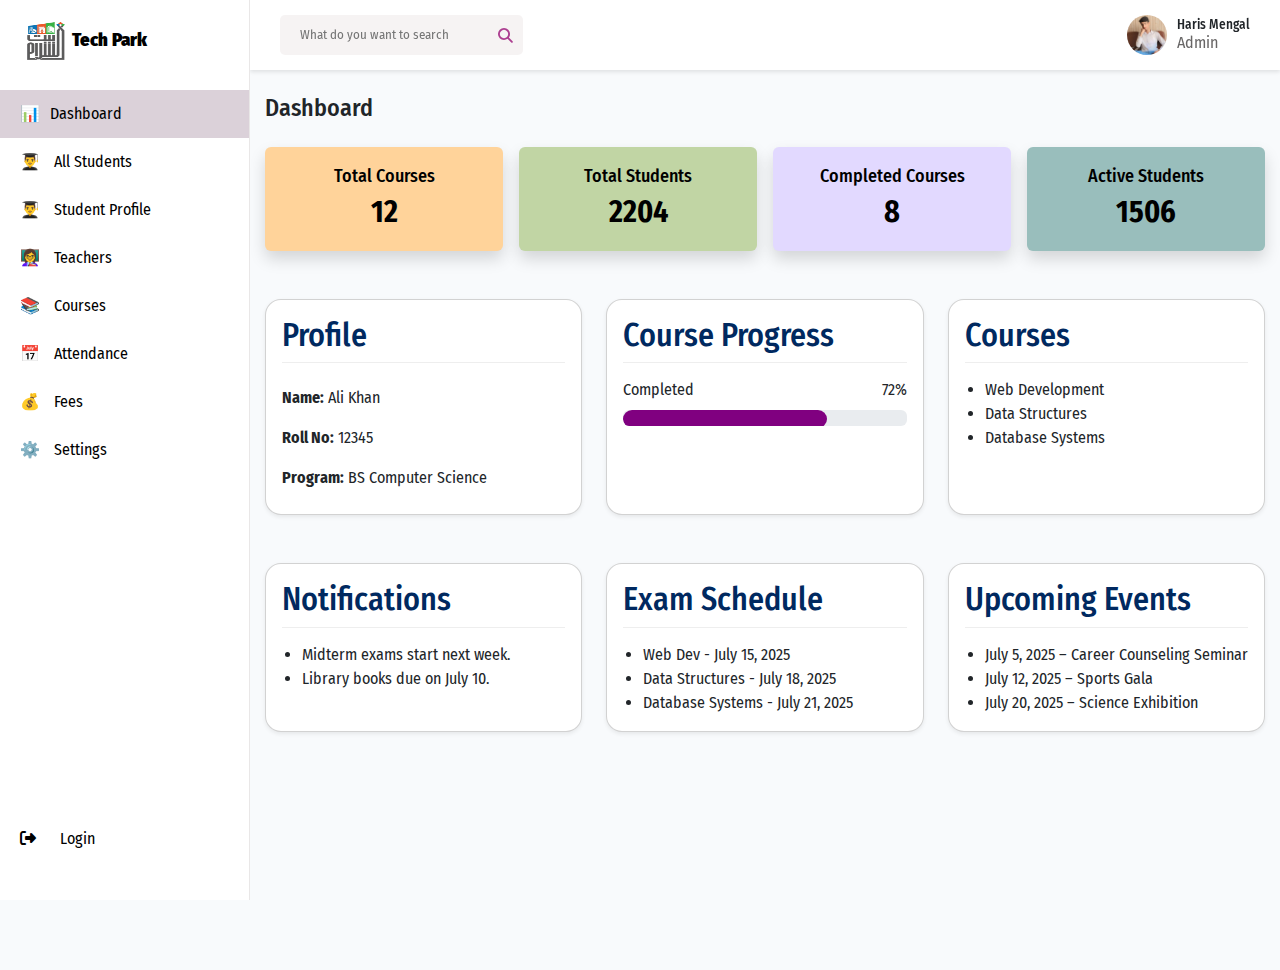
<file: baittusalam-project/index.html>
<!DOCTYPE html>
<html lang="en">
<head>
    <meta charset="UTF-8">
    <meta name="viewport" content="width=device-width, initial-scale=1.0">
    <meta name="description" content="Student management system dashboard">
    <link rel="stylesheet" href="css/bootstrap.min.css" />
    <link rel="stylesheet" href=" https://cdnjs.cloudflare.com/ajax/libs/font-awesome/6.7.2/css/all.min.css">
    <link rel="stylesheet" href="./styles/dashboard.css">
    <title>Student Management System | Dashboard</title>

</head>
<body>
    <!-- Sidebar -->
    <aside class="sidebar" id="sidebar">
        <div class="logo">
          <div class="img"> <img src="./assets/baitussalam_logo.png" alt="logo">
        </div>
        <div class="app_name">
            <h3>Tech Park</h3>
        </div>
        </div>
        <ul class="nav-menu">
            <li class="nav-item active">
                <i>📊</i> <span>Dashboard</span>
            </li>
            <li class="nav-item">
               <a href="./pages/allstudents.html"> <i>👨‍🎓</i> <span>All Students</span></a>
            </li>
            <li class="nav-item">
               <a href="./pages/studentprofile.html"> <i>👨‍🎓</i> <span>Student Profile</span></a>
            </li>
           <li class="nav-item">
              <a href="./pages/Sorry.html">   <i>👩‍🏫</i> <span>Teachers</span> </a>
            </li>
            <li class="nav-item">
               <a href="./pages/Sorry.html">  <i>📚</i> <span>Courses</span></a>
            </li>
            <li class="nav-item">
               <a href="./pages/Sorry.html"> <i>📅</i> <span>Attendance</span> </a>
            </li>
            <li class="nav-item">
              <a href="./pages/Sorry.html">  <i>💰</i> <span>Fees</span></a>
            </li>
            <li class="nav-item">
               <a href="./pages/Sorry.html"> <i>⚙️</i> <span>Settings</span></a>
            </li>
             <li class="nav-item " style="position: absolute; bottom: 10px; width: 100%;">
                  <a href="./pages/login.html"><i><i class="fa-solid fa-right-from-bracket"></i></i> <span>Login</span></a>
            </li>
        </ul>
    </aside>

    <!-- Main Content -->
    <div class="main-content">
        <!-- Header -->
        <header class="Dashboard_header">
            <button class="menu-toggle" id="menuToggle">☰</button>
          <div class="search_input">
             <input type="text" placeholder="What do you want to search"> 
             <i class="fa-solid fa-magnifying-glass"></i> 
             </div>
            <div class="user-info">
                <img src="./assets/Haris Icon Image.jpg" alt="User">
                <div class="admin_text_area"> 
                <h5>Haris Mengal</h5>    
                <p><span>Admin</span></p>
                </div>
            </div>
        </header>

      <section class="dashboard">
    <div class="Newcontainer py-4">
  <div class="overview">
    <div class="title mb-4">
      <span class="text h4">Dashboard</span>
    </div>

    <div class="row g-3"> <!-- grid row with gap -->
      <div class="col-12 col-sm-6 col-md-4 col-lg-3">
        <div class="box box1 p-3  text-center rounded shadow">
          <span class="text d-block">Total Courses</span>
          <span class="number fw-bold">12</span>
        </div>
      </div>

      <div class="col-12 col-sm-6 col-md-4 col-lg-3">
        <div class="box box2 p-3  text-center rounded shadow">
          <span class="text d-block">Total Students</span>
          <span class="number fw-bold">2204</span>
        </div>
      </div>

      <div class="col-12 col-sm-6 col-md-4 col-lg-3">
        <div class="box box3 p-3 text-center rounded shadow">
          <span class="text d-block">Completed Courses</span>
          <span class="number fw-bold">8</span>
        </div>
      </div>

      <div class="col-12 col-sm-6 col-md-4 col-lg-3">
        <div class="box box4 p-3  text-center rounded shadow">
          <span class="text d-block">Active Students</span>
          <span class="number fw-bold">1506</span>
        </div>
      </div>
    </div>
  </div>
</div>
          <div class="Newcontainer py-4">
  <div class="row g-4"> <!-- grid row with spacing -->

    <!-- Profile Card -->
    <div class="col-12 col-sm-12 col-md-6 col-lg-4">
      <div class="card h-100 p-3 shadow-sm">
        <h2>Profile</h2>
        <p><strong>Name:</strong> Ali Khan</p>
        <p><strong>Roll No:</strong> 12345</p>
        <p><strong>Program:</strong> BS Computer Science</p>
      </div>
    </div>

    <!-- Progress Card -->
    <div class="col-12 col-sm-12 col-md-6 col-lg-4">
      <div class="card h-100 p-3 shadow-sm">
        <h2>Course Progress</h2>
        <div class="d-flex justify-content-between mb-2">
          <span>Completed</span>
          <span>72%</span>
        </div>
        <div class="progress">
  <div class="progress-bar" role="progressbar"
       style="width: 72%; background-color: purple;"
       aria-valuenow="72" aria-valuemin="0" aria-valuemax="100">
  </div>
</div>
      </div>
    </div>

    <!-- Courses Card -->
    <div class="col-12 col-sm-12 col-md-6 col-lg-4">
      <div class="card h-100 p-3 shadow-sm">
        <h2>Courses</h2>
        <ul class="mb-0">
          <li>Web Development</li>
          <li>Data Structures</li>
          <li>Database Systems</li>
        </ul>
      </div>
    </div>

  </div>
</div>
           <div class="Newcontainer py-4">
  <div class="row g-4"> <!-- Grid row with gutter -->

    <!-- Notifications Card -->
    <div class="col-12 col-sm-12 col-md-6 col-lg-4">
      <div class="card h-100 p-3 shadow-sm">
        <h2>Notifications</h2>
        <ul class="mb-0">
          <li>Midterm exams start next week.</li>
          <li>Library books due on July 10.</li>
        </ul>
      </div>
    </div>

    <!-- Exam Schedule Card -->
    <div class="col-12 col-sm-12 col-md-6 col-lg-4">
      <div class="card h-100 p-3 shadow-sm">
        <h2>Exam Schedule</h2>
        <ul class="mb-0">
          <li>Web Dev - July 15, 2025</li>
          <li>Data Structures - July 18, 2025</li>
          <li>Database Systems - July 21, 2025</li>
        </ul>
      </div>
    </div>

    <!-- Upcoming Events Card -->
    <div class="col-12 col-sm-12 col-md-6 col-lg-4">
      <div class="card h-100 p-3 shadow-sm">
        <h2>Upcoming Events</h2>
        <ul class="mb-0">
          <li>July 5, 2025 – Career Counseling Seminar</li>
          <li>July 12, 2025 – Sports Gala</li>
          <li>July 20, 2025 – Science Exhibition</li>
        </ul>
      </div>
    </div>

  </div>
</div>
    </section>
    </div>

    <script>
        // Toggle sidebar on mobile
        const menuToggle = document.getElementById('menuToggle');
        const sidebar = document.getElementById('sidebar');
        
        menuToggle.addEventListener('click', () => {
            sidebar.classList.toggle('open');
        });

        // Close sidebar when clicking outside on mobile
        document.addEventListener('click', (event) => {
            if (window.innerWidth <= 992) {
                const isClickInsideSidebar = sidebar.contains(event.target);
                const isClickOnMenuToggle = event.target === menuToggle;
                
                if (!isClickInsideSidebar && !isClickOnMenuToggle) {
                    sidebar.classList.remove('open');
                }
            }
        });
    </script>

      <script src="js/bootstrap.bundle.min.js"></script>
</body>
</html>
</file>
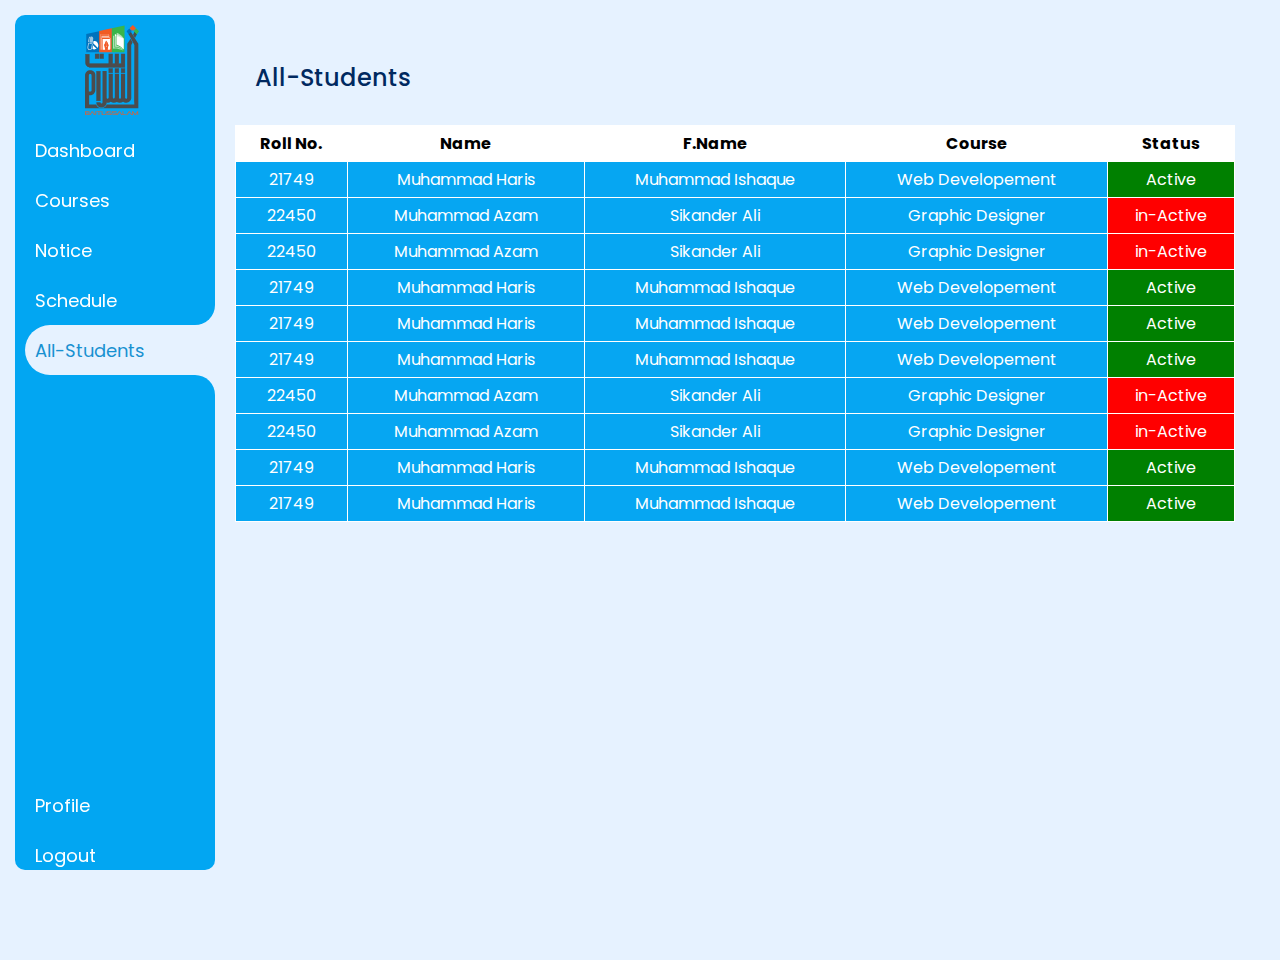
<file: all-students.html>
<!DOCTYPE html>
<html lang="en">
<head>
    <meta charset="UTF-8">
    <meta name="viewport" content="width=device-width, initial-scale=1.0">
    <title>All-Students</title>
    <link rel="stylesheet" href="./styles/dashboard.css">
    <link rel="stylesheet" href="./styles/all-students.css">
</head>
<body>
    <nav>
        <div class="logo">
            <div class="logo-image">
                <img src="./assets/logo-2.svg" alt="">
            </div>
        </div>
        <div class="menu-items">
            <ul class="navLinks">
                <li class="navList">
                    <a href="dashboard.html">
                        <span class="links">Dashboard</span>
                    </a>
                </li>
                <li class="navList">
                    <a href="#">
                        <span class="links">Courses</span>
                    </a>
                </li>
                <li class="navList">
                    <a href="#">
                        <span class="links">Notice</span>
                    </a>
                </li>
                <li class="navList">
                    <a href="#">
                        <span class="links">Schedule</span>
                    </a>
                </li>
                <li class="navList active">
                    <a href="all-students.html">
                        <span class="links">All-Students</span>
                    </a>
                </li>
            </ul>
            <ul class="bottom-link">
                <li>
                    <a href="profile.html">
                        <span class="links">Profile</span>
                    </a>
                </li>
                <li>
                    <a href="login.html">
                        <span class="links">Logout</span>
                    </a>
                </li>
            </ul>
        </div>
    </nav>

    <section class="dashboard">
        <div class="container">
            <div class="overview">
                <div class="title">
                    <span class="text">All-Students</span>
                </div>
            </div>
        </div>

        <table class="demTable">
            <thead>
                <tr>
                    <th>Roll No.</th>
                    <th>Name</th>
                    <th>F.Name</th>
                    <th>Course</th>
                    <th>Status</th>
                </tr>
            </thead>
            <tbody>
                <tr>
                    <td>21749</td>
                    <td>Muhammad Haris</td>
                    <td>Muhammad Ishaque</td>
                    <td>Web Developement</td>
                    <td class="td-active">Active</td>
                </tr>
                <tr>
                    <td>22450</td>
                    <td>Muhammad Azam</td>
                    <td>Sikander Ali</td>
                    <td>Graphic Designer</td>
                    <td class="td-inActive">in-Active</td>
                </tr>
                <tr>
                    <td>22450</td>
                    <td>Muhammad Azam</td>
                    <td>Sikander Ali</td>
                    <td>Graphic Designer</td>
                    <td class="td-inActive">in-Active</td>
                </tr>
                <tr>
                    <td>21749</td>
                    <td>Muhammad Haris</td>
                    <td>Muhammad Ishaque</td>
                    <td>Web Developement</td>
                    <td class="td-active">Active</td>
                </tr>
                <tr>
                    <td>21749</td>
                    <td>Muhammad Haris</td>
                    <td>Muhammad Ishaque</td>
                    <td>Web Developement</td>
                    <td class="td-active">Active</td>
                </tr>
                <tr>
                    <td>21749</td>
                    <td>Muhammad Haris</td>
                    <td>Muhammad Ishaque</td>
                    <td>Web Developement</td>
                    <td class="td-active">Active</td>
                </tr>
                <tr>
                    <td>22450</td>
                    <td>Muhammad Azam</td>
                    <td>Sikander Ali</td>
                    <td>Graphic Designer</td>
                    <td class="td-inActive">in-Active</td>
                </tr>
                <tr>
                    <td>22450</td>
                    <td>Muhammad Azam</td>
                    <td>Sikander Ali</td>
                    <td>Graphic Designer</td>
                    <td class="td-inActive">in-Active</td>
                </tr>
                <tr>
                    <td>21749</td>
                    <td>Muhammad Haris</td>
                    <td>Muhammad Ishaque</td>
                    <td>Web Developement</td>
                    <td class="td-active">Active</td>
                </tr>
                <tr>
                    <td>21749</td>
                    <td>Muhammad Haris</td>
                    <td>Muhammad Ishaque</td>
                    <td>Web Developement</td>
                    <td class="td-active">Active</td>
                </tr>
            </tbody>
        </table>
    </section>
</body>
</html>
</file>
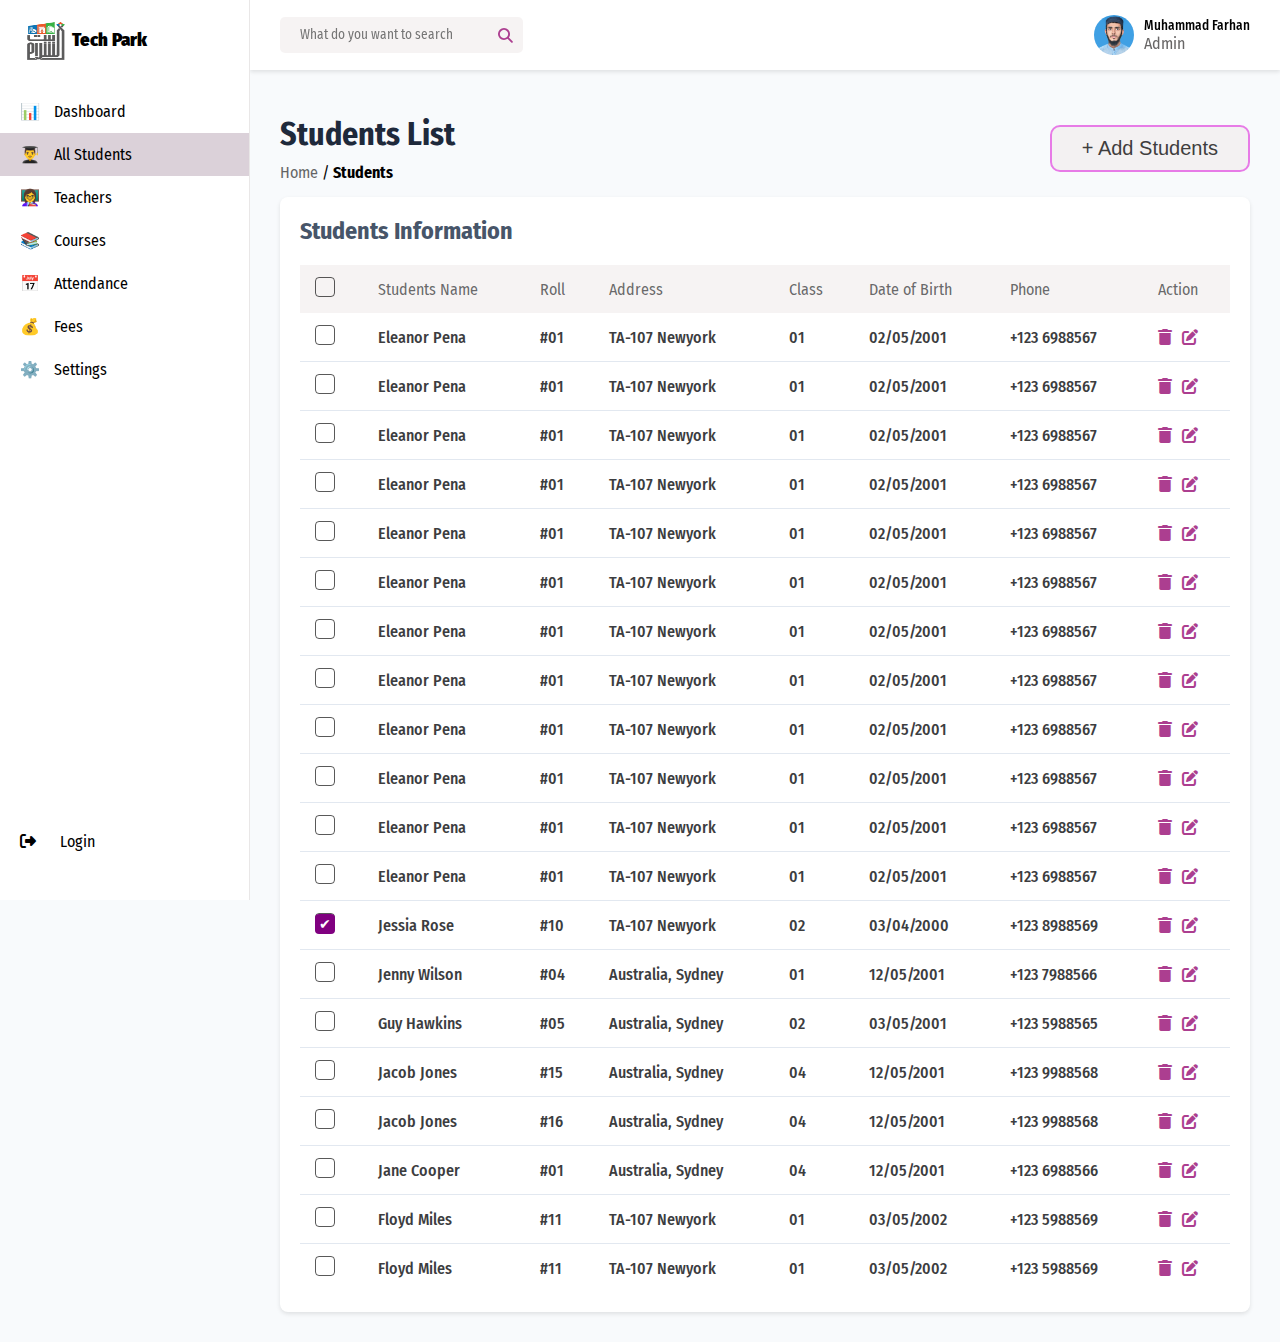
<file: baittusalam-project/pages/allstudents.html>
<!DOCTYPE html>
<html lang="en">
<head>
    <meta charset="UTF-8">
    <meta name="viewport" content="width=device-width, initial-scale=1.0">
    <meta name="description" content="Student management system dashboard">
   
    <link rel="stylesheet" href=" https://cdnjs.cloudflare.com/ajax/libs/font-awesome/6.7.2/css/all.min.css">
    <link rel="stylesheet" href="../styles/allstudents.css">
    <title>Student Management System | Dashboard</title>

</head>
<body>
    <!-- Sidebar -->
    <aside class="sidebar" id="sidebar">
        <div class="logo">
          <div class="img"> <img src="../assets/baitussalam_logo.png" alt="logo">
        </div>
        <div class="app_name">
            <h3>Tech Park</h3>
        </div>
        </div>
        <ul class="nav-menu">
            <li class="nav-item ">
               <a href="../index.html"> <i>📊</i> <span>Dashboard</span></a>
            </li>
            <li class="nav-item active">
             <a href="./allstudents.html">   <i>👨‍🎓</i> <span>All Students</span></a>
            </li>
            <li class="nav-item">
              <a href="./Sorry.html">   <i>👩‍🏫</i> <span>Teachers</span> </a>
            </li>
            <li class="nav-item">
               <a href="./Sorry.html">  <i>📚</i> <span>Courses</span></a>
            </li>
            <li class="nav-item">
               <a href="./Sorry.html"> <i>📅</i> <span>Attendance</span> </a>
            </li>
            <li class="nav-item">
              <a href="./Sorry.html">  <i>💰</i> <span>Fees</span></a>
            </li>
            <li class="nav-item">
               <a href="./Sorry.html"> <i>⚙️</i> <span>Settings</span></a>
            </li>
             <li class="nav-item " style="position: absolute; bottom: 10px; width: 100%;">
                <a href="./login.html"><i><i class="fa-solid fa-right-from-bracket"></i></i> <span>Login</span></a>
            </li>
        </ul>
    </aside>

    <!-- Main Content -->
    <div class="main-content">
        <!-- Header -->
        <header class="header">
            <button class="menu-toggle" id="menuToggle">☰</button>
          <div class="search_input">
             <input type="text" placeholder="What do you want to search"> 
             <i class="fa-solid fa-magnifying-glass"></i> 
             </div>
            <div class="user-info">
                <img src="../assets/unnamed.jpg" alt="User">
                <div class="admin_text_area"> 
                <h5>Muhammad Farhan</h5>    
                <p><span>Admin</span></p>
                </div>
            </div>
        </header>

        <!-- Content Area -->
        <main class="content">
       
                  <div class="top_area">
                     <div class="student_list_area">
                         <h1 class="page-title">Students List</h1>
                         <p><span style="opacity: 0.6;">Home</span> / <span style="font-weight: bold;">Students</span></p>
                     </div>
                  <button>+ Add Students</button>
              </div>
            
            <div class="student-list">
        
               <h2 class="section-title">Students Information</h2>
                
                <table class="student-table">
                    <thead>
                        <tr>
                            <th><input type="checkbox" class="custom-checkbox"></th>
                            <th>Students Name</th>
                            <th>Roll</th>
                            <th>Address</th>
                            <th>Class</th>
                            <th>Date of Birth</th>
                            <th>Phone</th>
                            <th>Action</th>
                        </tr>
                    </thead>
                    <tbody>
                        <tr>
                            <td><input type="checkbox" class="custom-checkbox"></td>
                            <td>Eleanor Pena</td>
                            <td>#01</td>
                            <td>TA-107 Newyork</td>
                            <td>01</td>
                            <td>02/05/2001</td>
                            <td>+123 6988567</td>
                            <td>
                                <div class="icons">
                                    <i class="fa-solid fa-trash"></i>
                                    <i class="fa-solid fa-pen-to-square"></i>
                                </div>
                            </td>
                        </tr>
                         <tr>
                            <td><input type="checkbox" class="custom-checkbox"></td>
                            <td>Eleanor Pena</td>
                            <td>#01</td>
                            <td>TA-107 Newyork</td>
                            <td>01</td>
                            <td>02/05/2001</td>
                            <td>+123 6988567</td>
                           <td>
                                <div class="icons">
                                    <i class="fa-solid fa-trash"></i>
                                    <i class="fa-solid fa-pen-to-square"></i>
                                </div>
                            </td>
                        </tr>
                         <tr>
                            <td><input type="checkbox" class="custom-checkbox"></td>
                            <td>Eleanor Pena</td>
                            <td>#01</td>
                            <td>TA-107 Newyork</td>
                            <td>01</td>
                            <td>02/05/2001</td>
                            <td>+123 6988567</td>
                           <td>
                                <div class="icons">
                                    <i class="fa-solid fa-trash"></i>
                                    <i class="fa-solid fa-pen-to-square"></i>
                                </div>
                            </td>
                        </tr>
                         <tr>
                            <td><input type="checkbox" class="custom-checkbox"></td>
                            <td>Eleanor Pena</td>
                            <td>#01</td>
                            <td>TA-107 Newyork</td>
                            <td>01</td>
                            <td>02/05/2001</td>
                            <td>+123 6988567</td>
                           <td>
                                <div class="icons">
                                    <i class="fa-solid fa-trash"></i>
                                    <i class="fa-solid fa-pen-to-square"></i>
                                </div>
                            </td>
                        </tr>
                         <tr>
                            <td><input type="checkbox" class="custom-checkbox"></td>
                            <td>Eleanor Pena</td>
                            <td>#01</td>
                            <td>TA-107 Newyork</td>
                            <td>01</td>
                            <td>02/05/2001</td>
                            <td>+123 6988567</td>
                           <td>
                                <div class="icons">
                                    <i class="fa-solid fa-trash"></i>
                                    <i class="fa-solid fa-pen-to-square"></i>
                                </div>
                            </td>
                        </tr>
                         <tr>
                            <td><input type="checkbox" class="custom-checkbox"></td>
                            <td>Eleanor Pena</td>
                            <td>#01</td>
                            <td>TA-107 Newyork</td>
                            <td>01</td>
                            <td>02/05/2001</td>
                            <td>+123 6988567</td>
                           <td>
                                <div class="icons">
                                    <i class="fa-solid fa-trash"></i>
                                    <i class="fa-solid fa-pen-to-square"></i>
                                </div>
                            </td>
                        </tr>
                         <tr>
                            <td><input type="checkbox" class="custom-checkbox"></td>
                            <td>Eleanor Pena</td>
                            <td>#01</td>
                            <td>TA-107 Newyork</td>
                            <td>01</td>
                            <td>02/05/2001</td>
                            <td>+123 6988567</td>
                            <td>
                                <div class="icons">
                                    <i class="fa-solid fa-trash"></i>
                                    <i class="fa-solid fa-pen-to-square"></i>
                                </div>
                            </td>
                        </tr>
                         <tr>
                            <td><input type="checkbox" class="custom-checkbox"></td>
                            <td>Eleanor Pena</td>
                            <td>#01</td>
                            <td>TA-107 Newyork</td>
                            <td>01</td>
                            <td>02/05/2001</td>
                            <td>+123 6988567</td>
                          <td>
                                <div class="icons">
                                    <i class="fa-solid fa-trash"></i>
                                    <i class="fa-solid fa-pen-to-square"></i>
                                </div>
                            </td>
                        </tr>
                         <tr>
                            <td><input type="checkbox" class="custom-checkbox"></td>
                            <td>Eleanor Pena</td>
                            <td>#01</td>
                            <td>TA-107 Newyork</td>
                            <td>01</td>
                            <td>02/05/2001</td>
                            <td>+123 6988567</td>
                            <td>
                                <div class="icons">
                                    <i class="fa-solid fa-trash"></i>
                                    <i class="fa-solid fa-pen-to-square"></i>
                                </div>
                            </td>
                        </tr>
                         <tr>
                            <td><input type="checkbox" class="custom-checkbox"></td>
                            <td>Eleanor Pena</td>
                            <td>#01</td>
                            <td>TA-107 Newyork</td>
                            <td>01</td>
                            <td>02/05/2001</td>
                            <td>+123 6988567</td>
                           <td>
                                <div class="icons">
                                    <i class="fa-solid fa-trash"></i>
                                    <i class="fa-solid fa-pen-to-square"></i>
                                </div>
                            </td>
                        </tr>
                         <tr>
                            <td><input type="checkbox" class="custom-checkbox"></td>
                            <td>Eleanor Pena</td>
                            <td>#01</td>
                            <td>TA-107 Newyork</td>
                            <td>01</td>
                            <td>02/05/2001</td>
                            <td>+123 6988567</td>
                           <td>
                                <div class="icons">
                                    <i class="fa-solid fa-trash"></i>
                                    <i class="fa-solid fa-pen-to-square"></i>
                                </div>
                            </td>
                        </tr>
                         <tr>
                            <td><input type="checkbox" class="custom-checkbox"></td>
                            <td>Eleanor Pena</td>
                            <td>#01</td>
                            <td>TA-107 Newyork</td>
                            <td>01</td>
                            <td>02/05/2001</td>
                            <td>+123 6988567</td>
                          <td>
                                <div class="icons">
                                    <i class="fa-solid fa-trash"></i>
                                    <i class="fa-solid fa-pen-to-square"></i>
                                </div>
                            </td>
                        </tr>   
                        <tr>
                            <td><input type="checkbox" class="custom-checkbox" checked></td>
                            <td>Jessia Rose</td>
                            <td>#10</td>
                            <td>TA-107 Newyork</td>
                            <td>02</td>
                            <td>03/04/2000</td>
                            <td>+123 8988569</td>
                            <td>
                                <div class="icons">
                                    <i class="fa-solid fa-trash"></i>
                                    <i class="fa-solid fa-pen-to-square"></i>
                                </div>
                            </td>
                        </tr>
                        <tr>
                            <td><input type="checkbox" class="custom-checkbox"></td>
                            <td>Jenny Wilson</td>
                            <td>#04</td>
                            <td>Australia, Sydney</td>
                            <td>01</td>
                            <td>12/05/2001</td>
                            <td>+123 7988566</td>
                            <td>
                                <div class="icons">
                                    <i class="fa-solid fa-trash"></i>
                                    <i class="fa-solid fa-pen-to-square"></i>
                                </div>
                            </td>
                        </tr>
                        <tr>
                            <td><input type="checkbox" class="custom-checkbox"></td>
                            <td>Guy Hawkins</td>
                            <td>#05</td>
                            <td>Australia, Sydney</td>
                            <td>02</td>
                            <td>03/05/2001</td>
                            <td>+123 5988565</td>
                          <td>
                                <div class="icons">
                                    <i class="fa-solid fa-trash"></i>
                                    <i class="fa-solid fa-pen-to-square"></i>
                                </div>
                            </td>
                        </tr>
                        <tr>
                            <td><input type="checkbox" class="custom-checkbox"></td>
                            <td>Jacob Jones</td>
                            <td>#15</td>
                            <td>Australia, Sydney</td>
                            <td>04</td>
                            <td>12/05/2001</td>
                            <td>+123 9988568</td>
                          <td>
                                <div class="icons">
                                    <i class="fa-solid fa-trash"></i>
                                    <i class="fa-solid fa-pen-to-square"></i>
                                </div>
                            </td>
                        </tr>
                        <tr>
                            <td><input type="checkbox" class="custom-checkbox"></td>
                            <td>Jacob Jones</td>
                            <td>#16</td>
                            <td>Australia, Sydney</td>
                            <td>04</td>
                            <td>12/05/2001</td>
                            <td>+123 9988568</td>
                           <td>
                                <div class="icons">
                                    <i class="fa-solid fa-trash"></i>
                                    <i class="fa-solid fa-pen-to-square"></i>
                                </div>
                            </td>
                        </tr>
                        <tr>
                            <td><input type="checkbox" class="custom-checkbox"></td>
                            <td>Jane Cooper</td>
                            <td>#01</td>
                            <td>Australia, Sydney</td>
                            <td>04</td>
                            <td>12/05/2001</td>
                            <td>+123 6988566</td>
                           <td>
                                <div class="icons">
                                    <i class="fa-solid fa-trash"></i>
                                    <i class="fa-solid fa-pen-to-square"></i>
                                </div>
                            </td>
                        </tr>
                        <tr>
                            <td><input type="checkbox" class="custom-checkbox"></td>
                            <td>Floyd Miles</td>
                            <td>#11</td>
                            <td>TA-107 Newyork</td>
                            <td>01</td>
                            <td>03/05/2002</td>
                            <td>+123 5988569</td>
                          <td>
                                <div class="icons">
                                    <i class="fa-solid fa-trash"></i>
                                    <i class="fa-solid fa-pen-to-square"></i>
                                </div>
                            </td>
                        </tr>
                        <tr>
                            <td><input type="checkbox" class="custom-checkbox"></td>
                            <td>Floyd Miles</td>
                            <td>#11</td>
                            <td>TA-107 Newyork</td>
                            <td>01</td>
                            <td>03/05/2002</td>
                            <td>+123 5988569</td>
                           <td>
                                <div class="icons">
                                    <i class="fa-solid fa-trash"></i>
                                    <i class="fa-solid fa-pen-to-square"></i>
                                </div>
                            </td>
                        </tr>
                    </tbody>
                </table>
                
              
            </div>
        </main>
    </div>

    <script>
        // Toggle sidebar on mobile
        const menuToggle = document.getElementById('menuToggle');
        const sidebar = document.getElementById('sidebar');
        
        menuToggle.addEventListener('click', () => {
            sidebar.classList.toggle('open');
        });

        // Close sidebar when clicking outside on mobile
        document.addEventListener('click', (event) => {
            if (window.innerWidth <= 992) {
                const isClickInsideSidebar = sidebar.contains(event.target);
                const isClickOnMenuToggle = event.target === menuToggle;
                
                if (!isClickInsideSidebar && !isClickOnMenuToggle) {
                    sidebar.classList.remove('open');
                }
            }
        });
    </script>
</body>
</html>
</file>
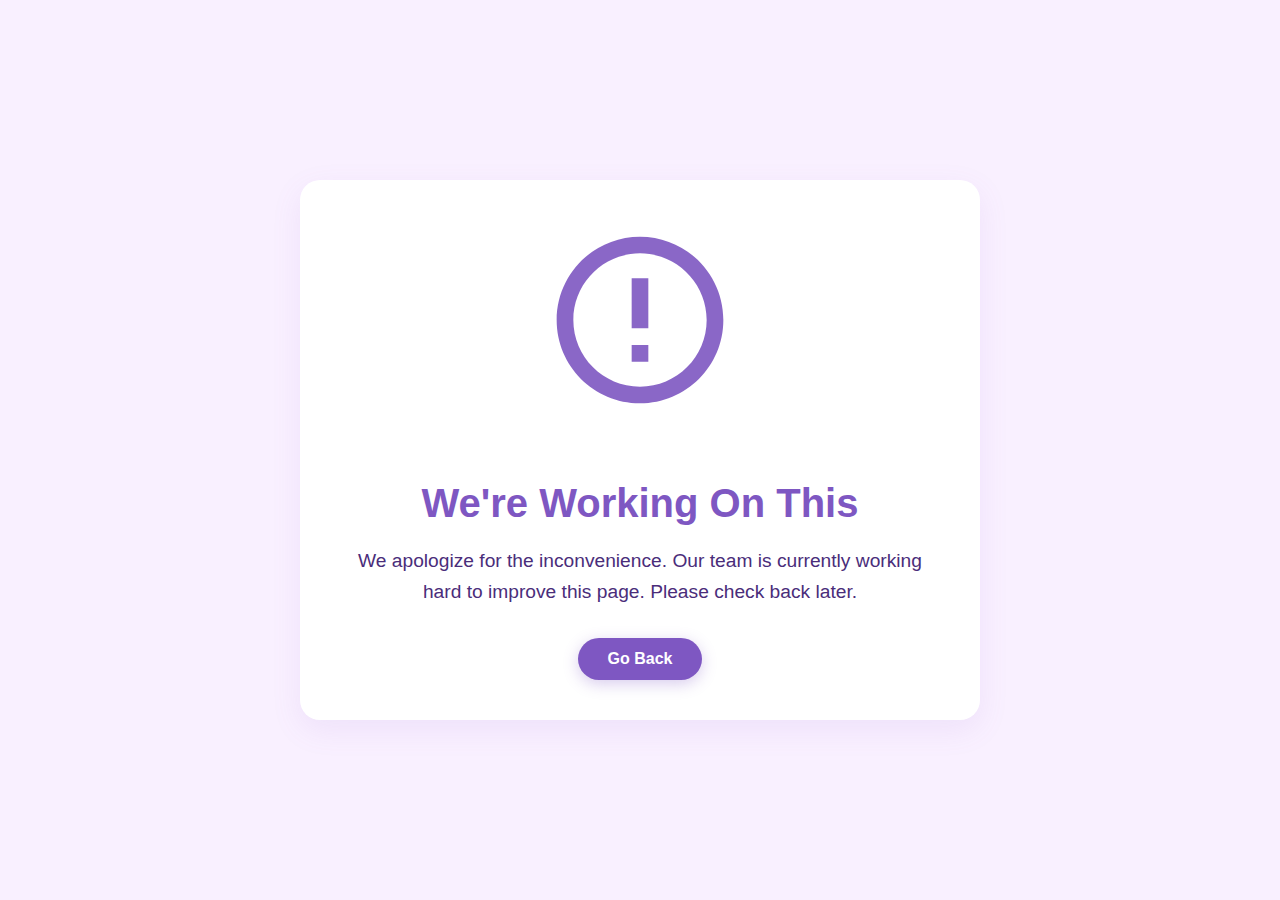
<file: baittusalam-project/pages/Sorry.html>
<!DOCTYPE html>
<html lang="en">
<head>
    <meta charset="UTF-8">
    <meta name="viewport" content="width=device-width, initial-scale=1.0">
    <title>We're Working On It</title>
    <style>
        body {
            font-family: 'Arial', sans-serif;
            background-color: #f9f0ff; /* Very light purple */
            margin: 0;
            padding: 0;
            display: flex;
            justify-content: center;
            align-items: center;
            height: 100vh;
            text-align: center;
            color: #4a2d7a; /* Dark purple for text */
        }

        .container {
            max-width: 600px;
            padding: 40px;
            background-color: white;
            border-radius: 20px;
            box-shadow: 0 10px 30px rgba(149, 102, 205, 0.1); /* Light purple shadow */
            animation: fadeIn 1s ease-in-out;
        }

        h1 {
            font-size: 2.5rem;
            margin-bottom: 20px;
            color: #7e57c2; /* Medium purple */
        }

        p {
            font-size: 1.2rem;
            line-height: 1.6;
            margin-bottom: 30px;
        }

        .btn {
            display: inline-block;
            padding: 12px 30px;
            background-color: #7e57c2;
            color: white;
            text-decoration: none;
            border-radius: 50px;
            font-weight: bold;
            transition: all 0.3s ease;
            border: none;
            cursor: pointer;
            font-size: 1rem;
            box-shadow: 0 4px 15px rgba(126, 87, 194, 0.3);
        }

        .btn:hover {
            background-color: #9575cd; /* Lighter purple */
            transform: translateY(-3px);
            box-shadow: 0 6px 20px rgba(126, 87, 194, 0.4);
        }

        .illustration {
            width: 200px;
            margin-bottom: 30px;
            opacity: 0.9;
        }

        @keyframes fadeIn {
            from { opacity: 0; transform: translateY(20px); }
            to { opacity: 1; transform: translateY(0); }
        }

        @media (max-width: 600px) {
            .container {
                margin: 20px;
                padding: 30px 20px;
            }
            
            h1 {
                font-size: 2rem;
            }
        }
    </style>
</head>
<body>
    <div class="container">
        <svg class="illustration" xmlns="http://www.w3.org/2000/svg" viewBox="0 0 24 24" fill="#7e57c2">
            <path d="M12 2C6.48 2 2 6.48 2 12s4.48 10 10 10 10-4.48 10-10S17.52 2 12 2zm0 18c-4.41 0-8-3.59-8-8s3.59-8 8-8 8 3.59 8 8-3.59 8-8 8zm-1-13h2v6h-2zm0 8h2v2h-2z"/>
        </svg>
        <h1>We're Working On This</h1>
        <p>We apologize for the inconvenience. Our team is currently working hard to improve this page. Please check back later.</p>
        <button class="btn" onclick="window.history.back()">Go Back</button>
    </div>
</body>
</html>
</file>
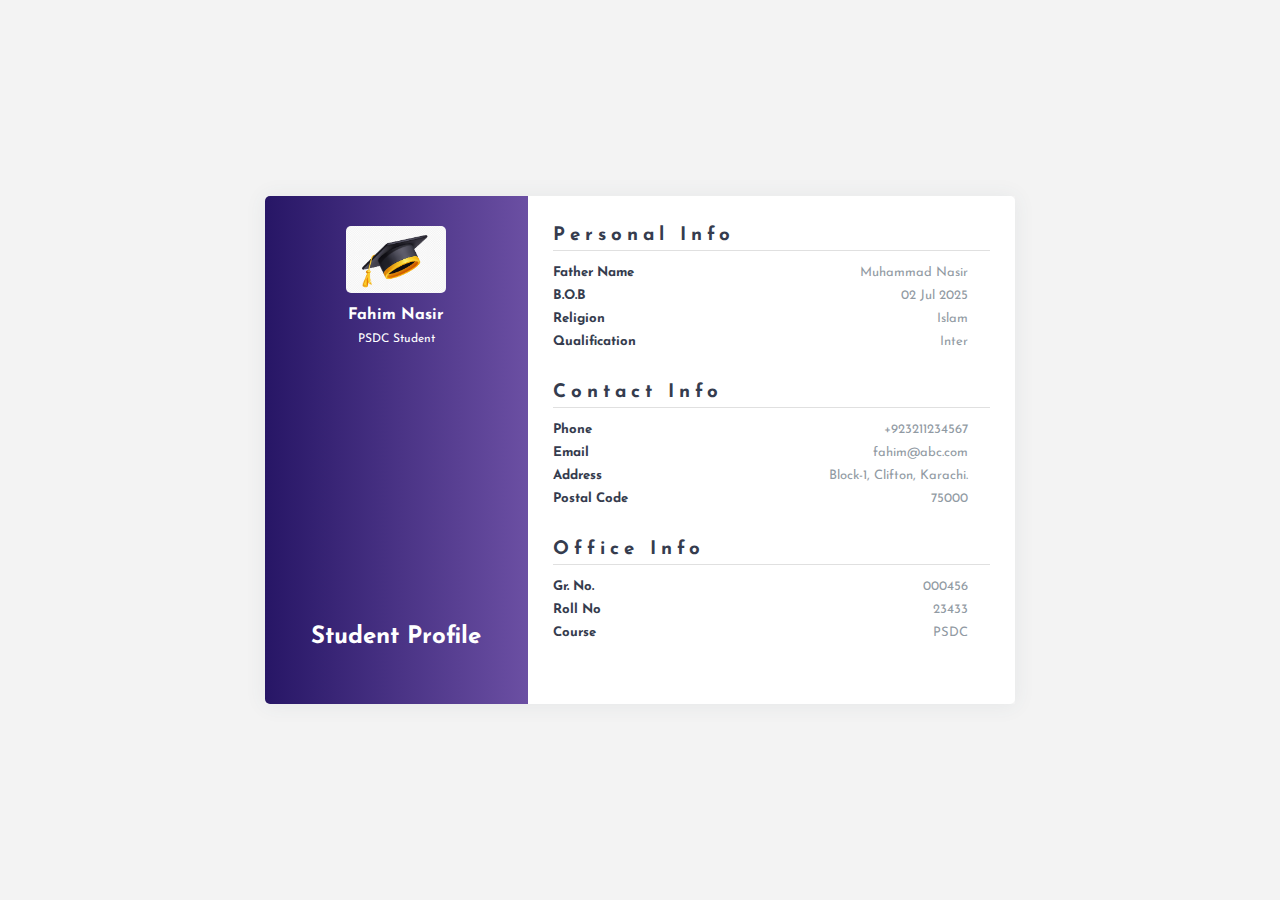
<file: baittusalam-project/pages/studentprofile.html>
<!DOCTYPE html>
<html lang="en">
<head>
    <meta charset="UTF-8">
    <meta name="viewport" content="width=device-width, initial-scale=1.0">
    <title>Student Profile</title>
    <link rel="stylesheet" href="../styles/studentprofile.css">
</head>
<body>
    <div class="wrapper">
        <div class="left">
            <img src="../assets/2210_w018_n002_1385a_p30_1385.jpg" alt="Student" width="100">
            <h4>Fahim Nasir</h4>
            <p>PSDC Student</p>
            <h2>Student Profile</h2>
        </div>
        <div class="right">
            <div class="info">
                <h3>Personal Info</h3>
                <div class="info_data">
                    <h5>Father Name</h5>
                    <p>Muhammad Nasir</p>
                </div>
                <div class="info_data">
                    <h5>B.O.B</h5>
                    <p>02 Jul 2025</p>
                </div>
                <div class="info_data">
                    <h5>Religion</h5>
                    <p>Islam</p>
                </div>
                <div class="info_data">
                    <h5>Qualification</h5>
                    <p>Inter</p>
                </div>
            </div>
            <div class="info">
                <h3>Contact Info</h3>
                <div class="info_data">
                    <h5>Phone</h5>
                    <p>+923211234567</p>
                </div>
                <div class="info_data">
                    <h5>Email</h5>
                    <p>fahim@abc.com</p>
                </div>
                <div class="info_data">
                    <h5>Address</h5>
                    <p>Block-1, Clifton, Karachi.</p>
                </div>
                <div class="info_data">
                    <h5>Postal Code</h5>
                    <p>75000</p>
                </div>
            </div>
            <div class="info">
                <h3>Office Info</h3>
                <div class="info_data">
                    <h5>Gr. No.</h5>
                    <p>000456</p>
                </div>
                <div class="info_data">
                    <h5>Roll No</h5>
                    <p>23433</p>
                </div>
                <div class="info_data">
                    <h5>Course</h5>
                    <p>PSDC</p>
                </div>
            </div>


        </div>
    </div>
</body>
</html>
</file>
<file: baittusalam-project/styles/dashboard.css>
@import url('https://fonts.googleapis.com/css2?family=Fira+Sans+Condensed:ital,wght@0,100;0,200;0,300;0,400;0,500;0,600;0,700;0,800;0,900;1,100;1,200;1,300;1,400;1,500;1,600;1,700;1,800;1,900&display=swap'); 

@import url('https://fonts.googleapis.com/css2?family=Fira+Sans+Condensed:ital,wght@0,100;0,200;0,300;0,400;0,500;0,600;0,700;0,800;0,900;1,100;1,200;1,300;1,400;1,500;1,600;1,700;1,800;1,900&family=Fjalla+One&display=swap');


  
        * {
            margin: 0;
            padding: 0;
            box-sizing: border-box;
          
             font-family: "Fira Sans Condensed", sans-serif;
        }
        ul{
            padding: 0px;
        }
        p{
            margin: 0;
        }
        
        body {
            display: flex;
            min-height: 100vh;
             font-family: "Fira Sans Condensed", sans-serif;
            background-color: #f8fafc;
            flex-direction: column;
        }
        
        /* Sidebar Styles */
        .sidebar {
            width: 250px;
            background-color: #ffffff;
            color: black;
            padding: 20px 0;
            height: 100vh;
            border-right: 1px solid rgba(209, 205, 205, 0.486);
            position: fixed;
            transition: transform 0.3s ease;
            z-index: 100;
        }
        
        .logo {
            padding: 0 20px 0px;
            display: flex;
            justify-content: flex-start;
            align-items: center;
            margin-bottom: 30px;
        }
        .logo .img{
            width: 25%;
            height: 40px;
            }
         .logo .img img{
            width: 100%;
            height: 100%;
         }
        
        .logo h3 {
            font-size: 1.17rem;
              font-family: "Fira Sans Condensed", sans-serif;
  font-weight: 900;
  margin: 0;
  font-style: normal;
            color: rgb(0, 0, 0);
        }
        
        .nav-menu {
            list-style: none;
            position: relative;
            height: 87vh;
        }
        
        .nav-item {
            padding: 12px 20px;
            cursor: pointer;
            transition: background-color 0.3s;
            display: flex;
            align-items: center;
        }
        
        .nav-item:hover, .nav-item.active {
            background-color: #dbd1d9;
        }
         .nav-item a{
            text-decoration: none;
            color: black;
            cursor: pointer;
            width: 100%;
         }
        .nav-item i {
            margin-right: 10px;
            font-style: normal;
        }
        
        /* Main Content Styles */
        .main-content {
            margin-left: 250px;
            flex: 1;
            transition: margin 0.3s ease;
        }
        
        /* Header Styles */
        .Dashboard_header {
            display: flex;
            justify-content: space-between;
            align-items: center;
            padding: 15px 30px;
            background-color: white;
            box-shadow: 0 2px 4px rgba(0, 0, 0, 0.1);
            position: sticky;
            top: 0;
            z-index: 90;
        }
        
     .Dashboard_header    .menu-toggle {
            display: none;
            background: none;
            border: none;
            color: #1e293b;
            font-size: 20px;
            cursor: pointer;
        }
        
        .Dashboard_header .user-info {
            display: flex;
            align-items: center;
        }
        
        .Dashboard_header .user-info img {
            width: 40px;
            height: 40px;
            border-radius: 50%;
            margin-right: 10px;
        }
        
       
       
       
       .search_input{
        display: flex;
        justify-content: space-between;
        align-items: center;
        width: 25%;
        padding: 5px 10px ;
        border-radius: 5px;
        background-color: rgba(240, 234, 235, 0.589);
       }
         .search_input input{
            border: none;
            outline: none;
            font-size: 13px;
            padding: 5px 10px;
            width: 80%;
            background-color: transparent;
         }
            .search_input i{
                color: rgb(172, 62, 144);
                font-size: 15px;
            }
            .admin_text_area{
                display: flex;
                justify-content: center;
                
                align-items: start;
                flex-direction: column;
            }
             .admin_text_area h5{
                margin: 0;
                font-size: 0.83rem;
                  font-family: "Fira Sans Condensed", sans-serif;
                  font-weight: 500;

             }
              .admin_text_area p{
                font-weight: light;
                line-height: normal;
                color: rgb(104, 102, 102);
              }






        @media (max-width: 992px) {
            .sidebar {
                transform: translateX(-100%);
            }
            .search_input{
                width: 60%;
            }
            .sidebar.open {
                transform: translateX(0);
            }
            
            .main-content {
                margin-left: 0;
            }
            
            .menu-toggle {
                display: block !important;
            }
        }

        @media (max-width: 768px) {
            .content {
                padding: 20px 15px;
            }
            
            .header {
                padding: 15px;
            }
            
            .page-title {
                font-size: 24px;
            }
            
            .section-title {
                font-size: 18px;
            }
        }

        @media (max-width: 576px) {
            .add-button {
                width: 100%;
                text-align: center;
            }
            
            .user-info span {
                display: none;
            }
             .admin_text_area{
                display: none;
             }
             .search_input{
                width: 60%;
             }
             .top_area button{
                padding: 5px 15px;
                font-size: 18px;
             }
        }














        .dashboard {
    position: relative;
    min-height: 100vh;
 background-color: #f8fafc;
    padding: 0px 15px;
    padding-bottom: 40px;
    z-index: 0;
}

.container {
    padding-left: 10px;
}

.container .title  {
    display: flex;
    align-items: center;
    margin: 60px 0 30px;
}

.container .title .text {
    font-size: 24px;
    font-weight: 500;
    color: #002960;
    margin-left: 10px;
}

.container .boxes {
    display: flex;
    justify-content: space-between;
    flex-wrap: none;
}

.container  .box {
    display: flex;
    flex-direction: column;
    align-items: center;
    width: 100%;    
    padding: 15px 20px;
    border-radius: 10px;
    background-color: #427c91;
}

 .box .text {
    font-size: 18px;
    font-weight: 500;
    color: black;
}

 .box .number {
    font-size: 30px;
    font-weight: 400;
    color: black;
}

 .box.box1 {
    background-color: #ffd39a;
}

 .box.box2 {
    background-color: #c1d5a4;
}

 .box.box3 {
    background-color: #E2D9FF;
}

 .box.box4 {
    background-color: #99BEBC;
}

.container2 , .container3{
    display: flex;
}

.progress-card {
    display: flex;
    width: 350px;
    background: #fff;
    border-radius: 16px;
    box-shadow: 0 4px 12px rgba(0,0,0,0.1);
    padding: 20px;
    margin: 20px;
    align-items: center;
    flex-direction: column;
    justify-content: space-around;
  }
  
  .progress-card h2 {
    font-size: 20px;
    margin-bottom: 10px;
    color: #333;
  }
  
  .progress-info {
    display: flex;
    justify-content: space-between;
    margin-bottom: 8px;
    font-size: 14px;
    color: #555;
  }
  
  .progress-bar {
    width: 100%;
    height: 18px;
    background: #eee;
    border-radius: 9px;
    overflow: hidden;
  }
  
  .progress-fill {
    height: 100%;
    width: 72%; 
    background: linear-gradient(90deg, #4caf50, #81c784);
    border-radius: 9px 0 0 9px;
    transition: width 0.5s ease;
  }

  .card {
    max-width: 400px;
    background: #fff;
    border-radius: 16px;
    box-shadow: 0 4px 12px rgba(0,0,0,0.1);
    padding: 20px;
  }
  
  .card h2 {
    color: #002960;
    border-bottom: 1px solid #eee;
    padding-bottom: 8px;
    margin-bottom: 15px;
  }
  
  .card p {
    font-size: 16px;
    margin: 8px 0;
  }
  
  .card ul {
    list-style: disc;
    padding-left: 20px;
    font-size: 16px;
  }
</file>
<file: styles/dashboard.css>
@import url('https://fonts.googleapis.com/css2?family=Poppins:wght@400;500;600;700&display=swap');

* {
    margin: 0;
    padding: 0;
    box-sizing: border-box;
}

body {
    width: 100%;
    background-color: #e6f2ff;
    font-family: 'Poppins', sans-serif;
}

nav .logo {
    display: flex;
    align-items: center;
}

nav .logo-image {
    width: 45px;
    height: 90px;
}

nav .logo-image img {
    width: auto;
    height: 90px;
    object-fit: cover;
    padding-left: 60px;
}

nav {
    position: fixed;
    top: 15px;
    left: 15px;
    height: 95vh;
    width: 200px;
    background-color: #02a6f2;
    padding: 10px 0 10px 10px;
    border-radius: 10px;
}

nav .menu-items {
    margin-top: 10px;
    display: flex;
    flex-direction: column;
    height: calc(100vh - 145px);
    justify-content: space-between;
}

nav .menu-items li {
    list-style: none;
}

nav .menu-items li a {
    display: flex;
    align-items: center;
    height: 50px;
    text-decoration: none;
}

nav .menu-items li.active a {
    border-top-left-radius: 25px;
    border-bottom-left-radius: 25px;
    position: relative;
    background-color: #e6f2ff; 
}

nav .menu-items li a .links {
    font-size: 18px;
    color: white;
    padding-left: 10px;
}

nav .menu-items li.active a:before {
    content: '';
    position: absolute;
    width: 40px;
    height: 40px;
    right: 0;
    top: -40px;
    border-radius: 50%;
    box-shadow: 20px 20px #e6f2ff;
    pointer-events: none;
}

nav .menu-items li.active a:after {
    content: '';
    position: absolute;
    width: 40px;
    height: 40px;
    right: 0;
    bottom: -40px;
    border-radius: 50%;
    box-shadow: 20px -20px #e6f2ff;
    pointer-events: none;
}

nav .menu-items li.active a .links {
    color: #1891d1;
}

.dashboard {
    position: relative;
    left: 220px;
    width: calc(100% - 250px);
    min-height: 100vh;
    background-color: #e6f2ff;
    padding: 0px 15px;
}

.container {
    padding-left: 10px;
}

.container .title  {
    display: flex;
    align-items: center;
    margin: 60px 0 30px;
}

.container .title .text {
    font-size: 24px;
    font-weight: 500;
    color: #002960;
    margin-left: 10px;
}

.container .boxes {
    display: flex;
    justify-content: space-between;
    flex-wrap: none;
}

.container .boxes .box {
    display: flex;
    flex-direction: column;
    align-items: center;
    width: calc(100%/4 - 15px);
    padding: 15px 20px;
    border-radius: 10px;
    background-color: #9cdef5;
}

.boxes .box .text {
    font-size: 18px;
    font-weight: 500;
    color: black;
}

.boxes .box .number {
    font-size: 40px;
    font-weight: 500;
    color: black;
}

.boxes .box.box1 {
    background-color: #ffd39a;
}

.boxes .box.box2 {
    background-color: #c1d5a4;
}

.boxes .box.box3 {
    background-color: #E2D9FF;
}

.boxes .box.box4 {
    background-color: #99BEBC;
}
</file>
<file: styles/all-students.css>
.demTable {
	width:100%;
	border:1px solid #ffffff;
	border-collapse:collapse;
	padding:5px;
}

.demTable th {
	border:1px solid #ffffff;
	padding:5px;
	background: #ffffff;
	color: #000000;
}

.demTable td {
	border:1px solid #ffffff;
	text-align:center;
	padding:5px;
	background: #06a6f2;
	color: #ffffff;
}

.demTable .td-active{
    background-color: green;
}

.demTable .td-inActive{
    background-color: red;
}
</file>
<file: baittusalam-project/styles/allstudents.css>
@import url('https://fonts.googleapis.com/css2?family=Fira+Sans+Condensed:ital,wght@0,100;0,200;0,300;0,400;0,500;0,600;0,700;0,800;0,900;1,100;1,200;1,300;1,400;1,500;1,600;1,700;1,800;1,900&display=swap'); 

@import url('https://fonts.googleapis.com/css2?family=Fira+Sans+Condensed:ital,wght@0,100;0,200;0,300;0,400;0,500;0,600;0,700;0,800;0,900;1,100;1,200;1,300;1,400;1,500;1,600;1,700;1,800;1,900&family=Fjalla+One&display=swap');


  
        * {
            margin: 0;
            padding: 0;
            box-sizing: border-box;
          
             font-family: "Fira Sans Condensed", sans-serif;
        }
        
        body {
            display: flex;
            min-height: 100vh;
             font-family: "Fira Sans Condensed", sans-serif;
            background-color: #f8fafc;
            flex-direction: column;
        }
        
        /* Sidebar Styles */
        .sidebar {
            width: 250px;
            background-color: #ffffff;
            color: black;
            padding: 20px 0;
            height: 100vh;
            border-right: 1px solid rgba(209, 205, 205, 0.486);
            position: fixed;
            transition: transform 0.3s ease;
            z-index: 100;
        }
        
        .logo {
            padding: 0 20px 0px;
            display: flex;
            justify-content: flex-start;
            align-items: center;
            margin-bottom: 30px;
        }
        .logo .img{
            width: 25%;
            height: 40px;
            }
         .logo .img img{
            width: 100%;
            height: 100%;
         }
        
        .logo h3 {
              font-family: "Fira Sans Condensed", sans-serif;
  font-weight: 900;
  font-style: normal;
            color: rgb(0, 0, 0);
        }
        
        .nav-menu {
            list-style: none;
            position: relative;
            height: 87vh;
        }
        
        .nav-item {
            padding: 12px 20px;
            cursor: pointer;
            transition: background-color 0.3s;
            display: flex;
            align-items: center;
        }
        
        .nav-item:hover, .nav-item.active {
            background-color: #dbd1d9;
        }
             .nav-item a{
            text-decoration: none;
            color: black;
            cursor: pointer;
            width: 100%;
         }
        .nav-item i {
            margin-right: 10px;
            font-style: normal;
        }
        
        /* Main Content Styles */
        .main-content {
            margin-left: 250px;
            flex: 1;
            transition: margin 0.3s ease;
        }
        
        /* Header Styles */
        .header {
            display: flex;
            justify-content: space-between;
            align-items: center;
            padding: 15px 30px;
            background-color: white;
            box-shadow: 0 2px 4px rgba(0, 0, 0, 0.1);
            position: sticky;
            top: 0;
            z-index: 90;
        }
        
        .menu-toggle {
            display: none;
            background: none;
            border: none;
            color: #1e293b;
            font-size: 20px;
            cursor: pointer;
        }
        
        .user-info {
            display: flex;
            align-items: center;
        }
        
        .user-info img {
            width: 40px;
            height: 40px;
            border-radius: 50%;
            margin-right: 10px;
        }
        
        /* Content Area Styles */
        .content {
            padding: 30px;
        }
        
        .page-title {
                color: #1e293b;
        }
        
        .student-list {
            background-color: white;
            border-radius: 8px;
            box-shadow: 0 2px 4px rgba(0, 0, 0, 0.1);
            padding: 20px;
            overflow-x: auto;
        }
        
        .section-title {
            margin-bottom: 20px;
            color: #475569;
        }
        
        .student-table {
            width: 100%;
            border-collapse: collapse;
            min-width: 600px;
        }
        
        .student-table th {
            text-align: left;
            padding: 12px 15px;
         background-color: rgba(240, 234, 235, 0.589);
            color: #333436bb;
                font-family: "Fira Sans Condensed", sans-serif;
  font-weight: 400;
  font-style: normal;
        }
        
        .student-table td {
            font-family: "Fira Sans Condensed", sans-serif;
  font-weight: 500;
  font-style: normal;
            padding: 12px 15px;
            border-bottom: 1px solid #e2e8f0;
            color: #3c3d3f;
        }
        
        .student-table tr:last-child td {
            border-bottom: none;
        }
        
        .checkbox {
            width: 16px;
            height: 16px;
            cursor: pointer;
            margin-right: 8px;
        }
        
        .add-button {
            display: inline-block;
            margin-top: 20px;
            padding: 10px 20px;
            background-color: #3b82f6;
            color: white;
            border: none;
            border-radius: 6px;
            cursor: pointer;
            font-weight: 500;
            transition: background-color 0.3s;
        }
        
        .add-button:hover {
            background-color: #2563eb;
        }
        
        .action-button {
            background: none;
            border: none;
            color: #3b82f6;
            cursor: pointer;
            font-weight: 500;
            padding: 5px;
        }

        .top_area{
            display: flex;
            justify-content: space-between;
            align-items: center;
            
        }
         .top_area button{
            padding: 10px 30px;
            border: 2px solid rgb(231, 123, 231);
            background-color: rgba(240, 234, 235, 0.589);
            cursor: pointer;
            /* color: rgb(224, 114, 206);  ; */
            color: rgb(63, 62, 62)    ;
            /* background-color: transparent; */
         

            font-weight: 500;
            border-radius: 10px;
            font-size: 20px;
            font-family: 'Franklin Gothic Medium', 'Arial Narrow', Arial, sans-serif;
         }
       .student_list_area{
        display: flex;
        align-items: start;
        justify-content: center;
        flex-direction: column;
        gap: 10px;
        padding: 15px 0px;
       }
       
       .search_input{
        display: flex;
        justify-content: space-between;
        align-items: center;
        width: 25%;
        padding: 5px 10px ;
        border-radius: 5px;
        background-color: rgba(240, 234, 235, 0.589);
       }
         .search_input input{
            border: none;
            outline: none;
            padding: 5px 10px;
            width: 80%;
            background-color: transparent;
         }
            .search_input i{
                color: rgb(172, 62, 144);
                font-size: 15px;
            }
            .admin_text_area{
                display: flex;
                justify-content: center;
                
                align-items: start;
                flex-direction: column;
            }
             .admin_text_area h5{
                  font-family: "Fira Sans Condensed", sans-serif;
                  font-weight: 500;

             }
              .admin_text_area p{
                font-weight: light;
                color: rgb(104, 102, 102);
              }
/* Hide default checkbox style */
.custom-checkbox {
  appearance: none;
  -webkit-appearance: none;
  width: 20px;
  height: 20px;
  border: 1px solid rgba(0, 0, 0, 0.651);
  border-radius: 4px;
  cursor: pointer;
  position: relative;
}

/* When checked, show white tick */
.custom-checkbox:checked::after {
  content: "✔";
    width: 20px;
    display: flex;
    align-items: center;
    
    justify-content: center;
  height: 20px;
    background-color: purple;
  color: white;
   border-radius: 4px;  
  font-size: 14px;
  position: absolute;
  top: 0;
  left: -1px;
}
.icons{
    display: flex;
    align-items: center;
    gap: 10px;
    justify-content: flex-start;
}
.icons i{
    color: rgb(172, 62, 144);
    cursor: pointer;
}





        @media (max-width: 992px) {
            .sidebar {
                transform: translateX(-100%);
            }
            .search_input{
                width: 60%;
            }
            .sidebar.open {
                transform: translateX(0);
            }
            
            .main-content {
                margin-left: 0;
            }
            
            .menu-toggle {
                display: block;
            }
        }

        @media (max-width: 768px) {
            .content {
                padding: 20px 15px;
            }
            
            .header {
                padding: 15px;
            }
            
            .page-title {
                font-size: 24px;
            }
            
            .section-title {
                font-size: 18px;
            }
        }

        @media (max-width: 576px) {
            .add-button {
                width: 100%;
                text-align: center;
            }
            
            .user-info span {
                display: none;
            }
             .admin_text_area{
                display: none;
             }
             .search_input{
                width: 60%;
             }
             .top_area button{
                padding: 5px 15px;
                font-size: 18px;
             }
        }
</file>
<file: baittusalam-project/styles/studentprofile.css>
@import url('https://fonts.googleapis.com/css2?family=Josefin+Sans:ital,wght@0,100..700;1,100..700&display=swap');

*{
    margin: 0;
    padding: 0;
    box-sizing: border-box;
    list-style: none;
    font-family: "Josefin Sans", sans-serif;
}

body{
    background: #f3f3f3;
}

.wrapper{
    position: absolute;
    top: 50%;
    left: 50%;
    transform: translate(-50%, -50%);
    width: 750px;
    display: flex;
    box-shadow: 0 1px 20px 0 rgb(69, 90, 100, 0.08);
}

.wrapper .left{
    width: 35%;
    /* background: linear-gradient(to right, #dbd1d9, #f3eaf2); */
    /* background: linear-gradient(to right, #dbd1d9, #a18cd1); */
    /* background: linear-gradient(to right, #271666, #6b4fa3); */
    /* background: linear-gradient(to right, #271666, #2e8fff); */
    background: linear-gradient(to right, #271666, #6b4fa3);
    padding: 30px 25px;
    border-top-left-radius: 5px;
    border-bottom-left-radius: 5px;
    text-align: center;
    color: #fff;
} 

.wrapper .left img{
    margin-bottom: 10px;
    border-radius: 5px;
}

.wrapper .left h4{
    margin-bottom: 10px;
}

.wrapper .left p{
    font-size: 12px;
}

.wrapper .left h2{
    margin-top: 280px;
}

.wrapper .right{
    width: 65%;
    background: #fff;
    border-top-right-radius: 5px;
    border-bottom-right-radius: 5px;
    padding: 30px 25px;
} 

.wrapper .right .info{
    margin-bottom: 25px;  
} 

.wrapper .right .info h3{
    margin-bottom: 15px;
    padding-bottom: 5px;
    border-bottom: 1px solid #e0e0e0;
    color: #353c4e;
    /* text-transform: uppercase; */
    letter-spacing: 5px;
} 

.wrapper .right .info_data{
    display: flex;
    justify-content: space-between;
}

.wrapper .right .info_data{
    width: 95%;
}

.wrapper .right .info_data h5{
    color: #353c4e;
    margin-bottom: 5px;
}

.wrapper .right .info_data p{
    font-size: 13px;
    margin-bottom: 10px;
    color: #919aa3;
}
</file>
